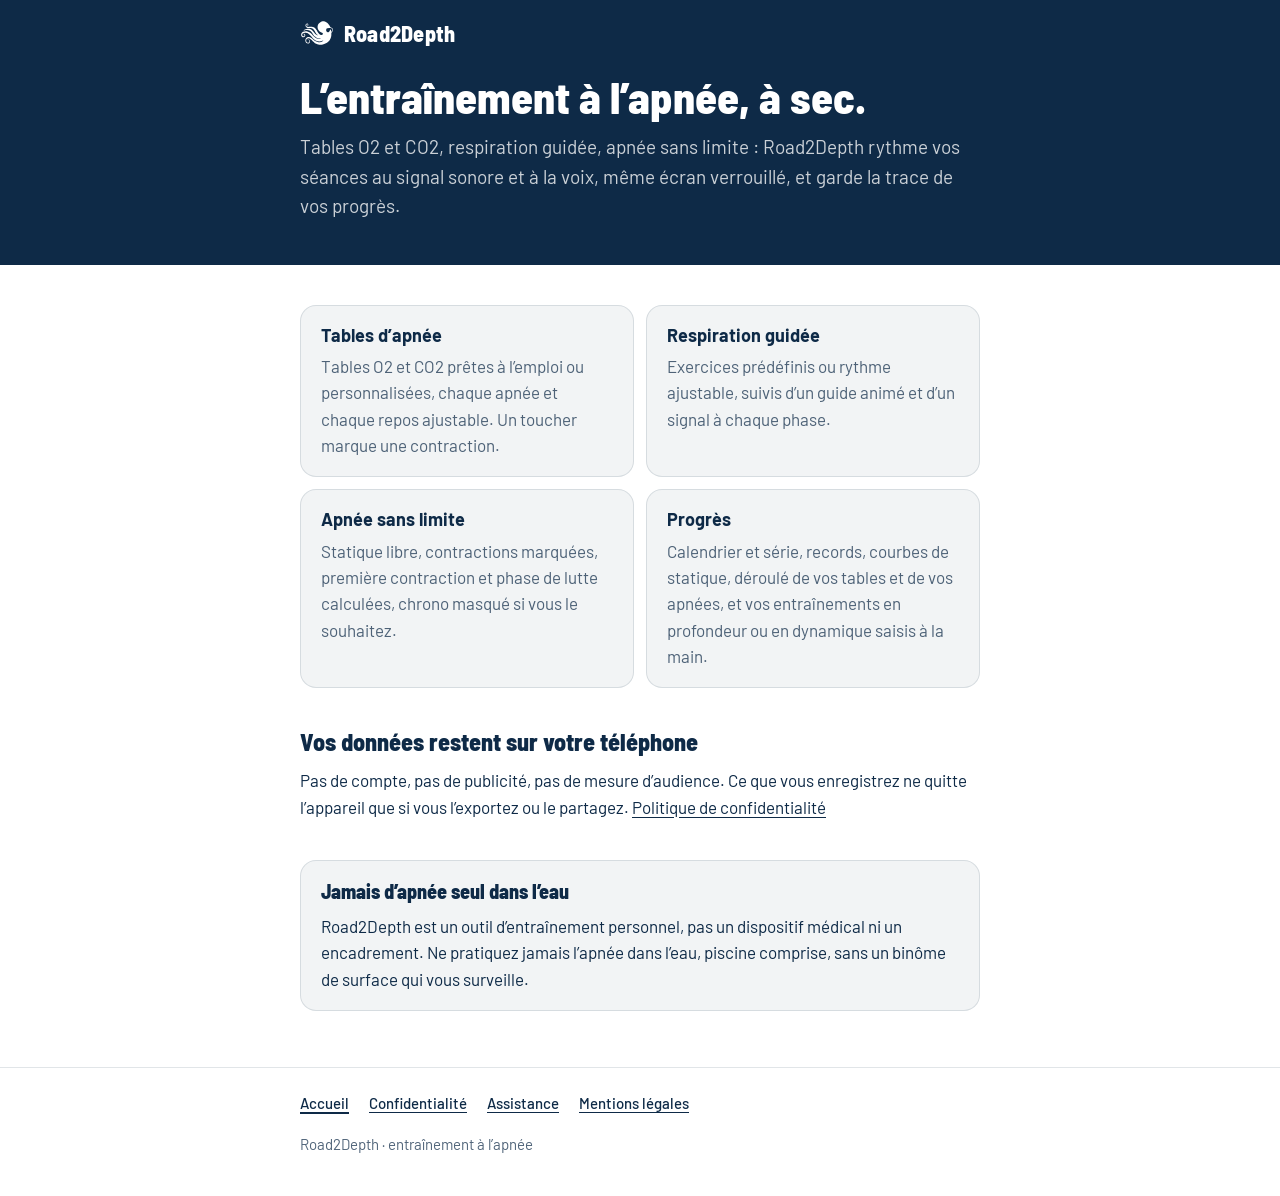
<file: index.html>
<!doctype html>
<html lang="fr">
<head>
  <meta charset="utf-8">
  <meta name="viewport" content="width=device-width, initial-scale=1, viewport-fit=cover">
  <title>Road2Depth · entraînement à l’apnée</title>
  <meta name="description" content="Tables O2 et CO2, respiration guidée, apnée sans limite et suivi de vos progrès. Sans compte, vos données restent sur votre téléphone.">
  <link rel="icon" href="assets/favicon.png">
  <link rel="stylesheet" href="assets/site.css">
</head>
<body>
  <header class="masthead">
    <div class="wrap">
      <a class="brand" href="./" aria-current="page"><img src="assets/logo.svg" alt=""><span>Road2Depth</span></a>
    </div>
  </header>

  <section class="hero">
    <div class="wrap">
      <h1>L’entraînement à l’apnée, à sec.</h1>
      <p class="lede">Tables O2 et CO2, respiration guidée, apnée sans limite&nbsp;: Road2Depth rythme vos séances au signal sonore et à la voix, même écran verrouillé, et garde la trace de vos progrès.</p>
    </div>
  </section>

  <main class="wrap">
    <div class="cards">
      <div class="card">
        <h3>Tables d’apnée</h3>
        <p>Tables O2 et CO2 prêtes à l’emploi ou personnalisées, chaque apnée et chaque repos ajustable. Un toucher marque une contraction.</p>
      </div>
      <div class="card">
        <h3>Respiration guidée</h3>
        <p>Exercices prédéfinis ou rythme ajustable, suivis d’un guide animé et d’un signal à chaque phase.</p>
      </div>
      <div class="card">
        <h3>Apnée sans limite</h3>
        <p>Statique libre, contractions marquées, première contraction et phase de lutte calculées, chrono masqué si vous le souhaitez.</p>
      </div>
      <div class="card">
        <h3>Progrès</h3>
        <p>Calendrier et série, records, courbes de statique, déroulé de vos tables et de vos apnées, et vos entraînements en profondeur ou en dynamique saisis à la main.</p>
      </div>
    </div>

    <h2>Vos données restent sur votre téléphone</h2>
    <p>Pas de compte, pas de publicité, pas de mesure d’audience. Ce que vous enregistrez ne quitte l’appareil que si vous l’exportez ou le partagez. <a href="confidentialite/">Politique de confidentialité</a></p>

    <section class="notice" aria-labelledby="securite">
      <h2 id="securite">Jamais d’apnée seul dans l’eau</h2>
      <p>Road2Depth est un outil d’entraînement personnel, pas un dispositif médical ni un encadrement. Ne pratiquez jamais l’apnée dans l’eau, piscine comprise, sans un binôme de surface qui vous surveille.</p>
    </section>
  </main>

  <footer>
    <div class="wrap">
      <nav aria-label="Pages du site">
        <ul>
          <li><a href="./" aria-current="page">Accueil</a></li>
          <li><a href="confidentialite/">Confidentialité</a></li>
          <li><a href="assistance/">Assistance</a></li>
          <li><a href="mentions-legales/">Mentions légales</a></li>
        </ul>
      </nav>
      <p>Road2Depth · entraînement à l’apnée</p>
    </div>
  </footer>
</body>
</html>
</file>
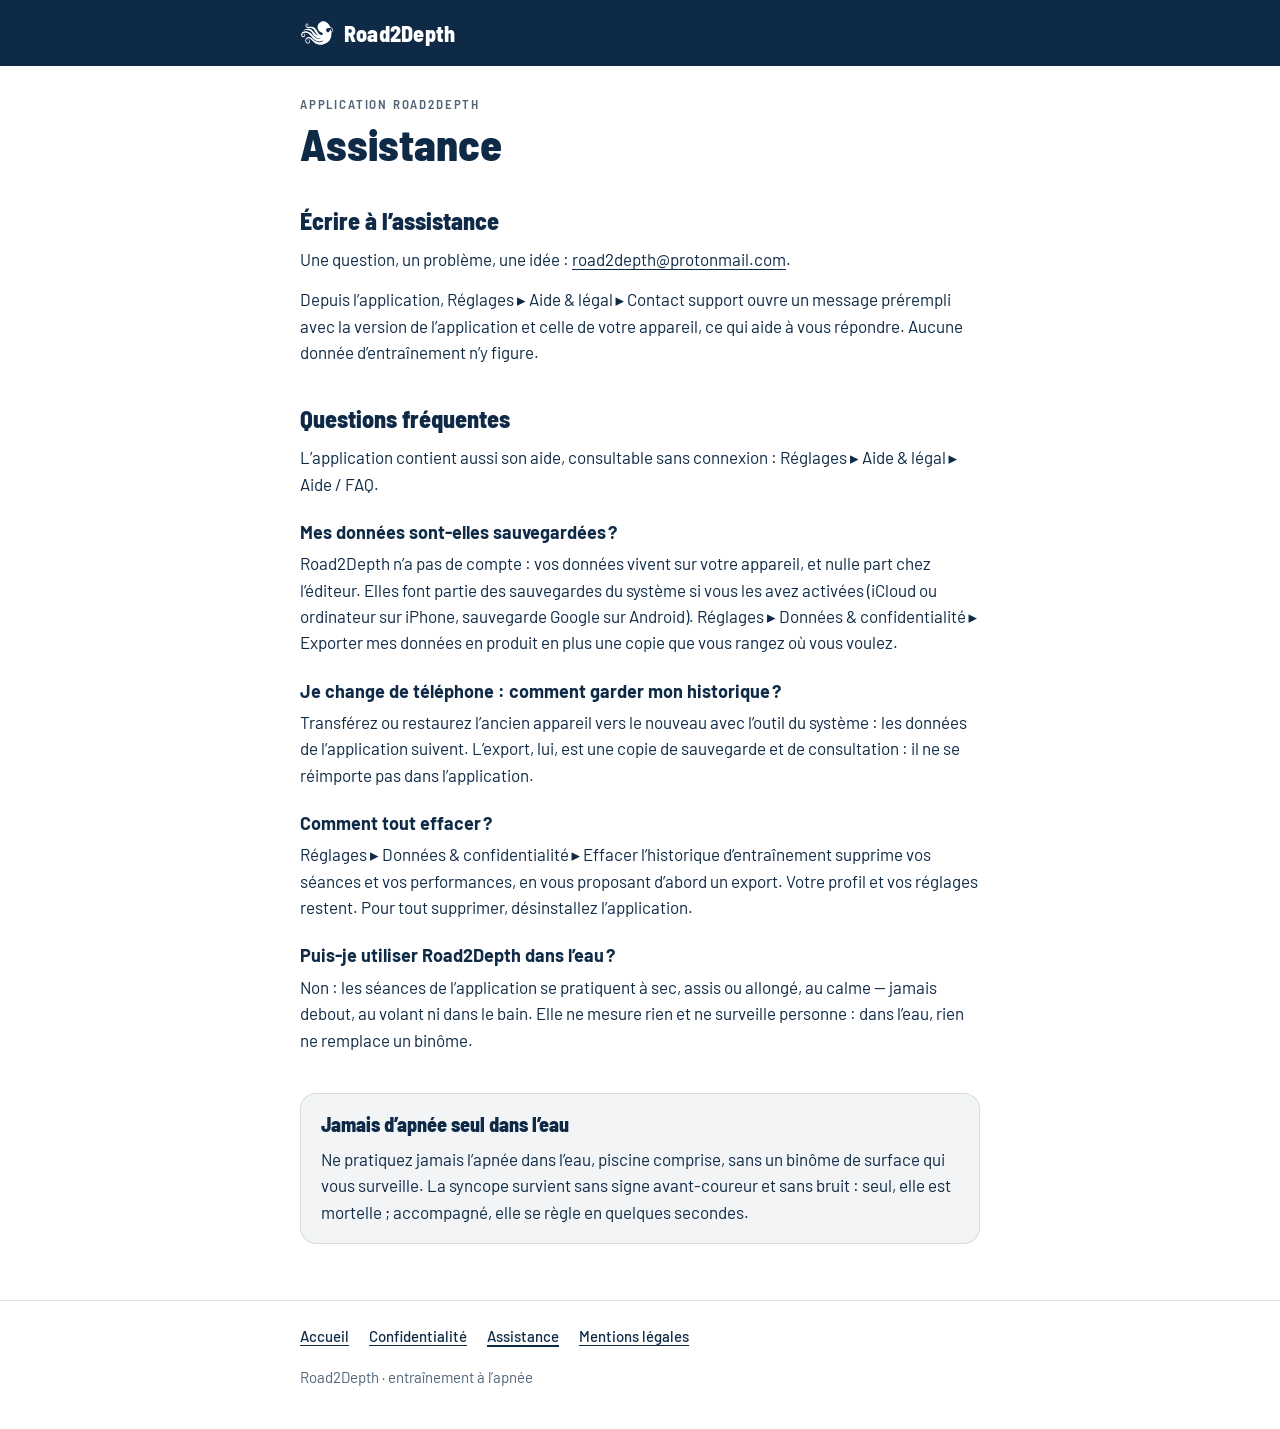
<file: assistance/index.html>
<!doctype html>
<html lang="fr">
<head>
  <meta charset="utf-8">
  <meta name="viewport" content="width=device-width, initial-scale=1, viewport-fit=cover">
  <title>Assistance · Road2Depth</title>
  <meta name="description" content="Contacter l’assistance de Road2Depth et réponses aux questions fréquentes.">
  <link rel="icon" href="../assets/favicon.png">
  <link rel="stylesheet" href="../assets/site.css">
</head>
<body>
  <header class="masthead">
    <div class="wrap">
      <a class="brand" href="../"><img src="../assets/logo.svg" alt=""><span>Road2Depth</span></a>
    </div>
  </header>

  <main class="wrap">
    <p class="overline">Application Road2Depth</p>
    <h1>Assistance</h1>

    <h2>Écrire à l’assistance</h2>
    <p>Une question, un problème, une idée&nbsp;: <a href="mailto:road2depth@protonmail.com">road2depth@protonmail.com</a>.</p>
    <p>Depuis l’application, Réglages&nbsp;▸ Aide &amp; légal&nbsp;▸ Contact support ouvre un message prérempli avec la version de l’application et celle de votre appareil, ce qui aide à vous répondre. Aucune donnée d’entraînement n’y figure.</p>

    <h2>Questions fréquentes</h2>
    <p>L’application contient aussi son aide, consultable sans connexion&nbsp;: Réglages&nbsp;▸ Aide &amp; légal&nbsp;▸ Aide / FAQ.</p>

    <h3>Mes données sont-elles sauvegardées&#8239;?</h3>
    <p>Road2Depth n’a pas de compte&nbsp;: vos données vivent sur votre appareil, et nulle part chez l’éditeur. Elles font partie des sauvegardes du système si vous les avez activées (iCloud ou ordinateur sur iPhone, sauvegarde Google sur Android). Réglages&nbsp;▸ Données &amp; confidentialité&nbsp;▸ Exporter mes données en produit en plus une copie que vous rangez où vous voulez.</p>

    <h3>Je change de téléphone&nbsp;: comment garder mon historique&#8239;?</h3>
    <p>Transférez ou restaurez l’ancien appareil vers le nouveau avec l’outil du système&nbsp;: les données de l’application suivent. L’export, lui, est une copie de sauvegarde et de consultation&nbsp;: il ne se réimporte pas dans l’application.</p>

    <h3>Comment tout effacer&#8239;?</h3>
    <p>Réglages&nbsp;▸ Données &amp; confidentialité&nbsp;▸ Effacer l’historique d’entraînement supprime vos séances et vos performances, en vous proposant d’abord un export. Votre profil et vos réglages restent. Pour tout supprimer, désinstallez l’application.</p>

    <h3>Puis-je utiliser Road2Depth dans l’eau&#8239;?</h3>
    <p>Non&nbsp;: les séances de l’application se pratiquent à sec, assis ou allongé, au calme — jamais debout, au volant ni dans le bain. Elle ne mesure rien et ne surveille personne&nbsp;: dans l’eau, rien ne remplace un binôme.</p>

    <section class="notice" aria-labelledby="securite">
      <h2 id="securite">Jamais d’apnée seul dans l’eau</h2>
      <p>Ne pratiquez jamais l’apnée dans l’eau, piscine comprise, sans un binôme de surface qui vous surveille. La syncope survient sans signe avant-coureur et sans bruit&nbsp;: seul, elle est mortelle&nbsp;; accompagné, elle se règle en quelques secondes.</p>
    </section>
  </main>

  <footer>
    <div class="wrap">
      <nav aria-label="Pages du site">
        <ul>
          <li><a href="../">Accueil</a></li>
          <li><a href="../confidentialite/">Confidentialité</a></li>
          <li><a href="./" aria-current="page">Assistance</a></li>
          <li><a href="../mentions-legales/">Mentions légales</a></li>
        </ul>
      </nav>
      <p>Road2Depth · entraînement à l’apnée</p>
    </div>
  </footer>
</body>
</html>
</file>
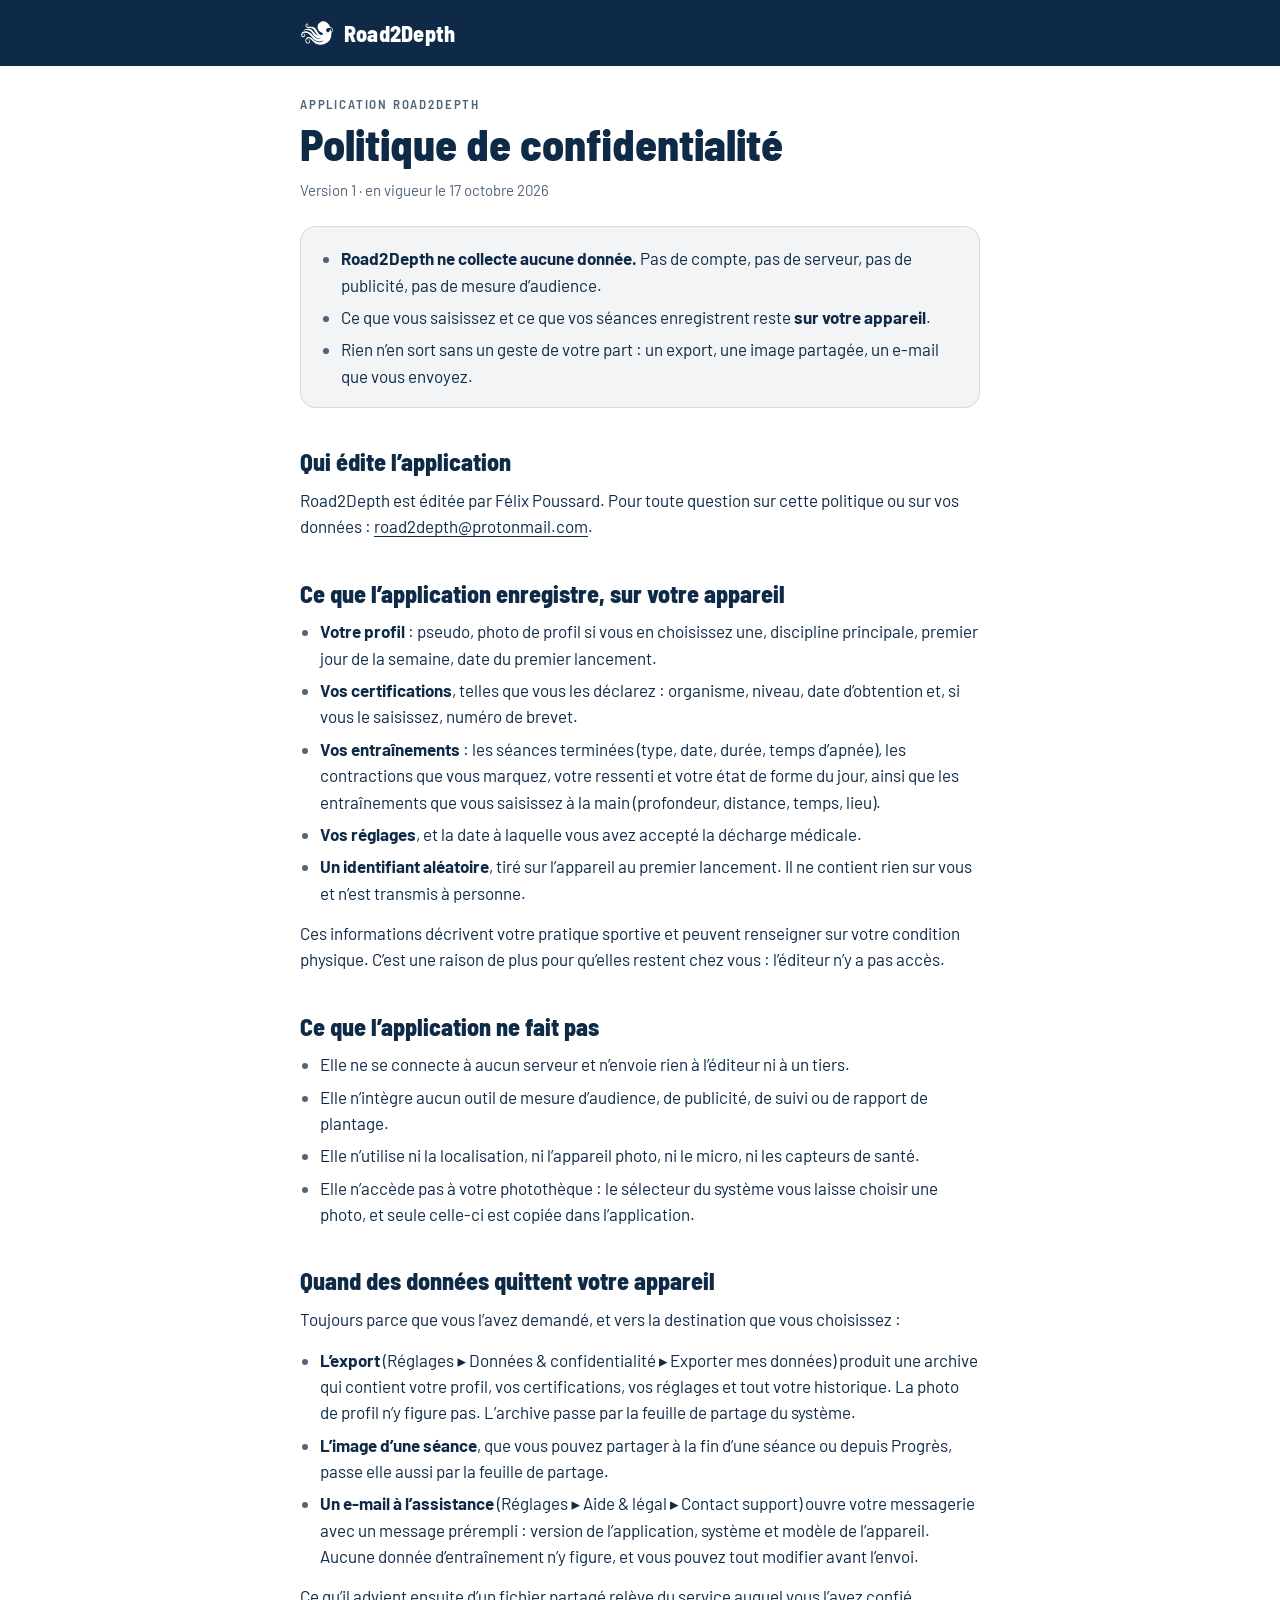
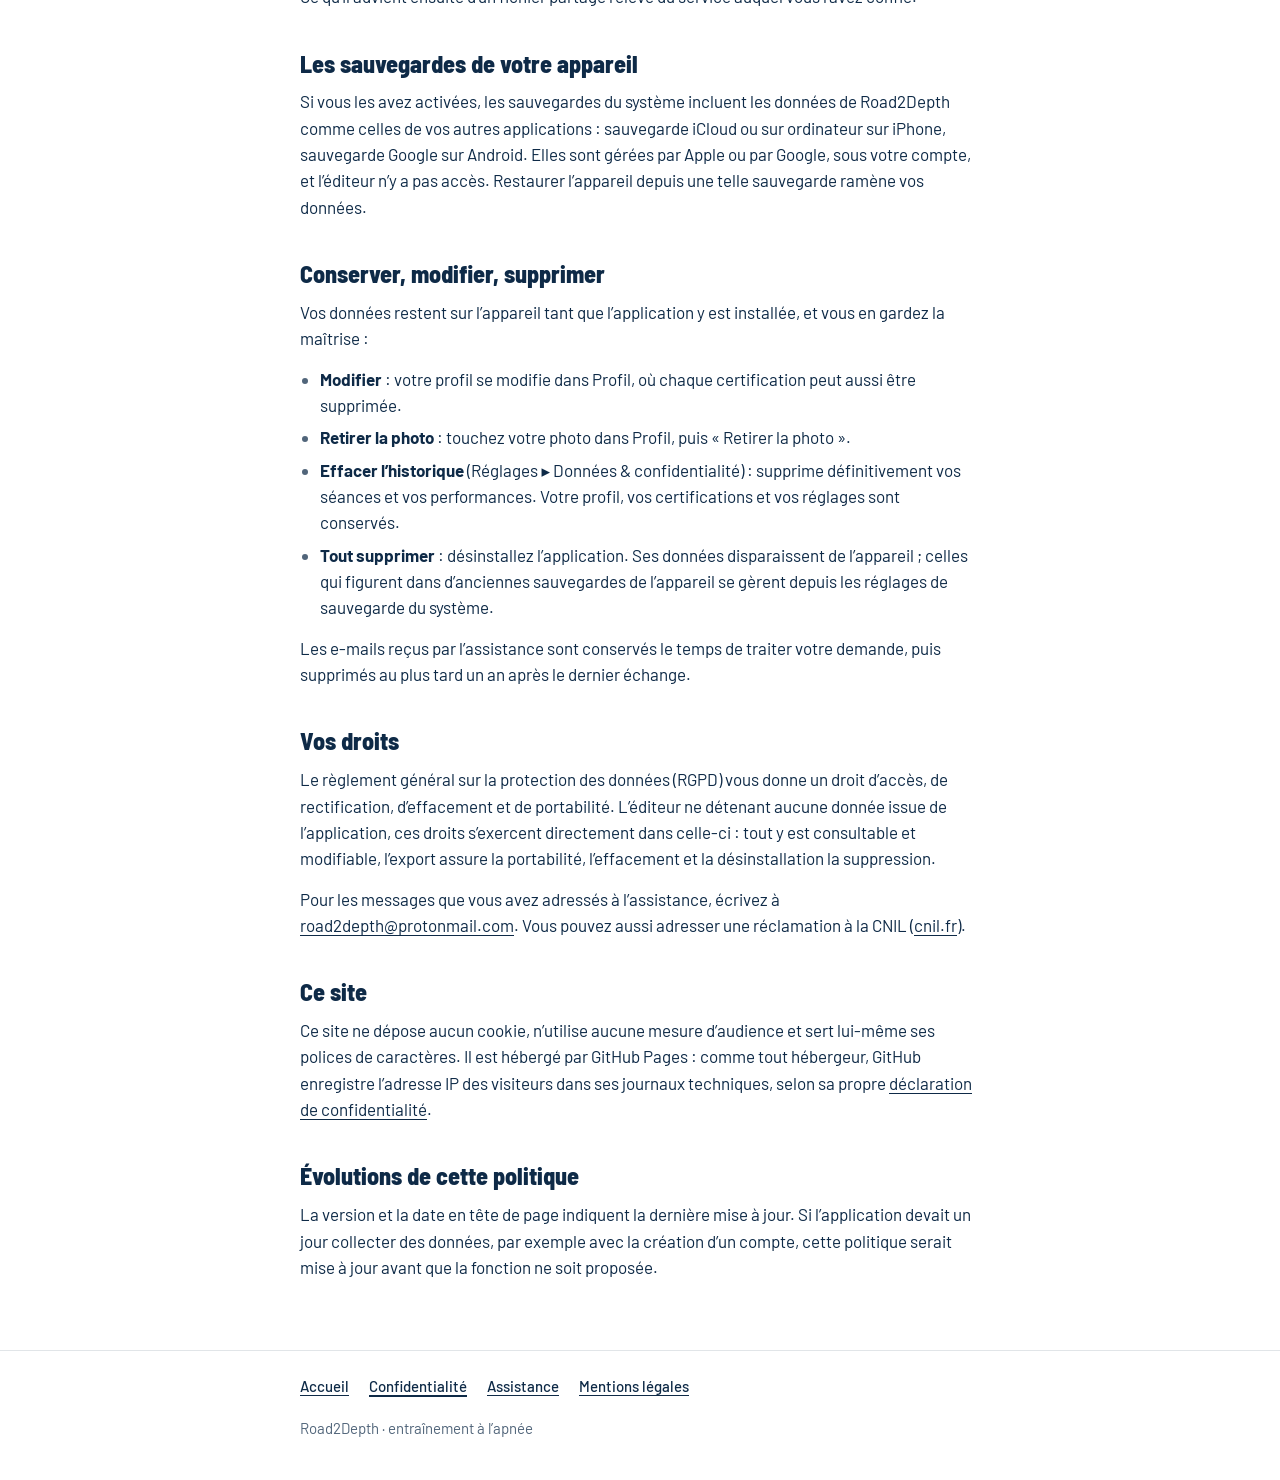
<file: confidentialite/index.html>
<!doctype html>
<html lang="fr">
<head>
  <meta charset="utf-8">
  <meta name="viewport" content="width=device-width, initial-scale=1, viewport-fit=cover">
  <title>Politique de confidentialité · Road2Depth</title>
  <meta name="description" content="Road2Depth ne collecte aucune donnée : ce que vous saisissez reste sur votre appareil.">
  <link rel="icon" href="../assets/favicon.png">
  <link rel="stylesheet" href="../assets/site.css">
</head>
<body>
  <header class="masthead">
    <div class="wrap">
      <a class="brand" href="../"><img src="../assets/logo.svg" alt=""><span>Road2Depth</span></a>
    </div>
  </header>

  <main class="wrap">
    <p class="overline">Application Road2Depth</p>
    <h1>Politique de confidentialité</h1>
    <p class="meta">Version 1 · en vigueur le 17 octobre 2026</p>

    <div class="summary">
      <ul>
        <li><strong>Road2Depth ne collecte aucune donnée.</strong> Pas de compte, pas de serveur, pas de publicité, pas de mesure d’audience.</li>
        <li>Ce que vous saisissez et ce que vos séances enregistrent reste <strong>sur votre appareil</strong>.</li>
        <li>Rien n’en sort sans un geste de votre part : un export, une image partagée, un e-mail que vous envoyez.</li>
      </ul>
    </div>

    <h2>Qui édite l’application</h2>
    <p>Road2Depth est éditée par Félix Poussard. Pour toute question sur cette politique ou sur vos données&nbsp;: <a href="mailto:road2depth@protonmail.com">road2depth@protonmail.com</a>.</p>

    <h2>Ce que l’application enregistre, sur votre appareil</h2>
    <ul>
      <li><strong>Votre profil</strong>&nbsp;: pseudo, photo de profil si vous en choisissez une, discipline principale, premier jour de la semaine, date du premier lancement.</li>
      <li><strong>Vos certifications</strong>, telles que vous les déclarez&nbsp;: organisme, niveau, date d’obtention et, si vous le saisissez, numéro de brevet.</li>
      <li><strong>Vos entraînements</strong>&nbsp;: les séances terminées (type, date, durée, temps d’apnée), les contractions que vous marquez, votre ressenti et votre état de forme du jour, ainsi que les entraînements que vous saisissez à la main (profondeur, distance, temps, lieu).</li>
      <li><strong>Vos réglages</strong>, et la date à laquelle vous avez accepté la décharge médicale.</li>
      <li><strong>Un identifiant aléatoire</strong>, tiré sur l’appareil au premier lancement. Il ne contient rien sur vous et n’est transmis à personne.</li>
    </ul>
    <p>Ces informations décrivent votre pratique sportive et peuvent renseigner sur votre condition physique. C’est une raison de plus pour qu’elles restent chez vous&nbsp;: l’éditeur n’y a pas accès.</p>

    <h2>Ce que l’application ne fait pas</h2>
    <ul>
      <li>Elle ne se connecte à aucun serveur et n’envoie rien à l’éditeur ni à un tiers.</li>
      <li>Elle n’intègre aucun outil de mesure d’audience, de publicité, de suivi ou de rapport de plantage.</li>
      <li>Elle n’utilise ni la localisation, ni l’appareil photo, ni le micro, ni les capteurs de santé.</li>
      <li>Elle n’accède pas à votre photothèque&nbsp;: le sélecteur du système vous laisse choisir une photo, et seule celle-ci est copiée dans l’application.</li>
    </ul>

    <h2>Quand des données quittent votre appareil</h2>
    <p>Toujours parce que vous l’avez demandé, et vers la destination que vous choisissez&nbsp;:</p>
    <ul>
      <li><strong>L’export</strong> (Réglages&nbsp;▸ Données &amp; confidentialité&nbsp;▸ Exporter mes données) produit une archive qui contient votre profil, vos certifications, vos réglages et tout votre historique. La photo de profil n’y figure pas. L’archive passe par la feuille de partage du système.</li>
      <li><strong>L’image d’une séance</strong>, que vous pouvez partager à la fin d’une séance ou depuis Progrès, passe elle aussi par la feuille de partage.</li>
      <li><strong>Un e-mail à l’assistance</strong> (Réglages&nbsp;▸ Aide &amp; légal&nbsp;▸ Contact support) ouvre votre messagerie avec un message prérempli&nbsp;: version de l’application, système et modèle de l’appareil. Aucune donnée d’entraînement n’y figure, et vous pouvez tout modifier avant l’envoi.</li>
    </ul>
    <p>Ce qu’il advient ensuite d’un fichier partagé relève du service auquel vous l’avez confié.</p>

    <h2>Les sauvegardes de votre appareil</h2>
    <p>Si vous les avez activées, les sauvegardes du système incluent les données de Road2Depth comme celles de vos autres applications&nbsp;: sauvegarde iCloud ou sur ordinateur sur iPhone, sauvegarde Google sur Android. Elles sont gérées par Apple ou par Google, sous votre compte, et l’éditeur n’y a pas accès. Restaurer l’appareil depuis une telle sauvegarde ramène vos données.</p>

    <h2>Conserver, modifier, supprimer</h2>
    <p>Vos données restent sur l’appareil tant que l’application y est installée, et vous en gardez la maîtrise&nbsp;:</p>
    <ul>
      <li><strong>Modifier</strong>&nbsp;: votre profil se modifie dans Profil, où chaque certification peut aussi être supprimée.</li>
      <li><strong>Retirer la photo</strong>&nbsp;: touchez votre photo dans Profil, puis «&nbsp;Retirer la photo&nbsp;».</li>
      <li><strong>Effacer l’historique</strong> (Réglages&nbsp;▸ Données &amp; confidentialité)&nbsp;: supprime définitivement vos séances et vos performances. Votre profil, vos certifications et vos réglages sont conservés.</li>
      <li><strong>Tout supprimer</strong>&nbsp;: désinstallez l’application. Ses données disparaissent de l’appareil&nbsp;; celles qui figurent dans d’anciennes sauvegardes de l’appareil se gèrent depuis les réglages de sauvegarde du système.</li>
    </ul>
    <p>Les e-mails reçus par l’assistance sont conservés le temps de traiter votre demande, puis supprimés au plus tard un an après le dernier échange.</p>

    <h2>Vos droits</h2>
    <p>Le règlement général sur la protection des données (RGPD) vous donne un droit d’accès, de rectification, d’effacement et de portabilité. L’éditeur ne détenant aucune donnée issue de l’application, ces droits s’exercent directement dans celle-ci&nbsp;: tout y est consultable et modifiable, l’export assure la portabilité, l’effacement et la désinstallation la suppression.</p>
    <p>Pour les messages que vous avez adressés à l’assistance, écrivez à <a href="mailto:road2depth@protonmail.com">road2depth@protonmail.com</a>. Vous pouvez aussi adresser une réclamation à la CNIL (<a href="https://www.cnil.fr">cnil.fr</a>).</p>

    <h2>Ce site</h2>
    <p>Ce site ne dépose aucun cookie, n’utilise aucune mesure d’audience et sert lui-même ses polices de caractères. Il est hébergé par GitHub Pages&nbsp;: comme tout hébergeur, GitHub enregistre l’adresse IP des visiteurs dans ses journaux techniques, selon sa propre <a href="https://docs.github.com/site-policy/privacy-policies/github-general-privacy-statement">déclaration de confidentialité</a>.</p>

    <h2>Évolutions de cette politique</h2>
    <p>La version et la date en tête de page indiquent la dernière mise à jour. Si l’application devait un jour collecter des données, par exemple avec la création d’un compte, cette politique serait mise à jour avant que la fonction ne soit proposée.</p>
  </main>

  <footer>
    <div class="wrap">
      <nav aria-label="Pages du site">
        <ul>
          <li><a href="../">Accueil</a></li>
          <li><a href="./" aria-current="page">Confidentialité</a></li>
          <li><a href="../assistance/">Assistance</a></li>
          <li><a href="../mentions-legales/">Mentions légales</a></li>
        </ul>
      </nav>
      <p>Road2Depth · entraînement à l’apnée</p>
    </div>
  </footer>
</body>
</html>
</file>
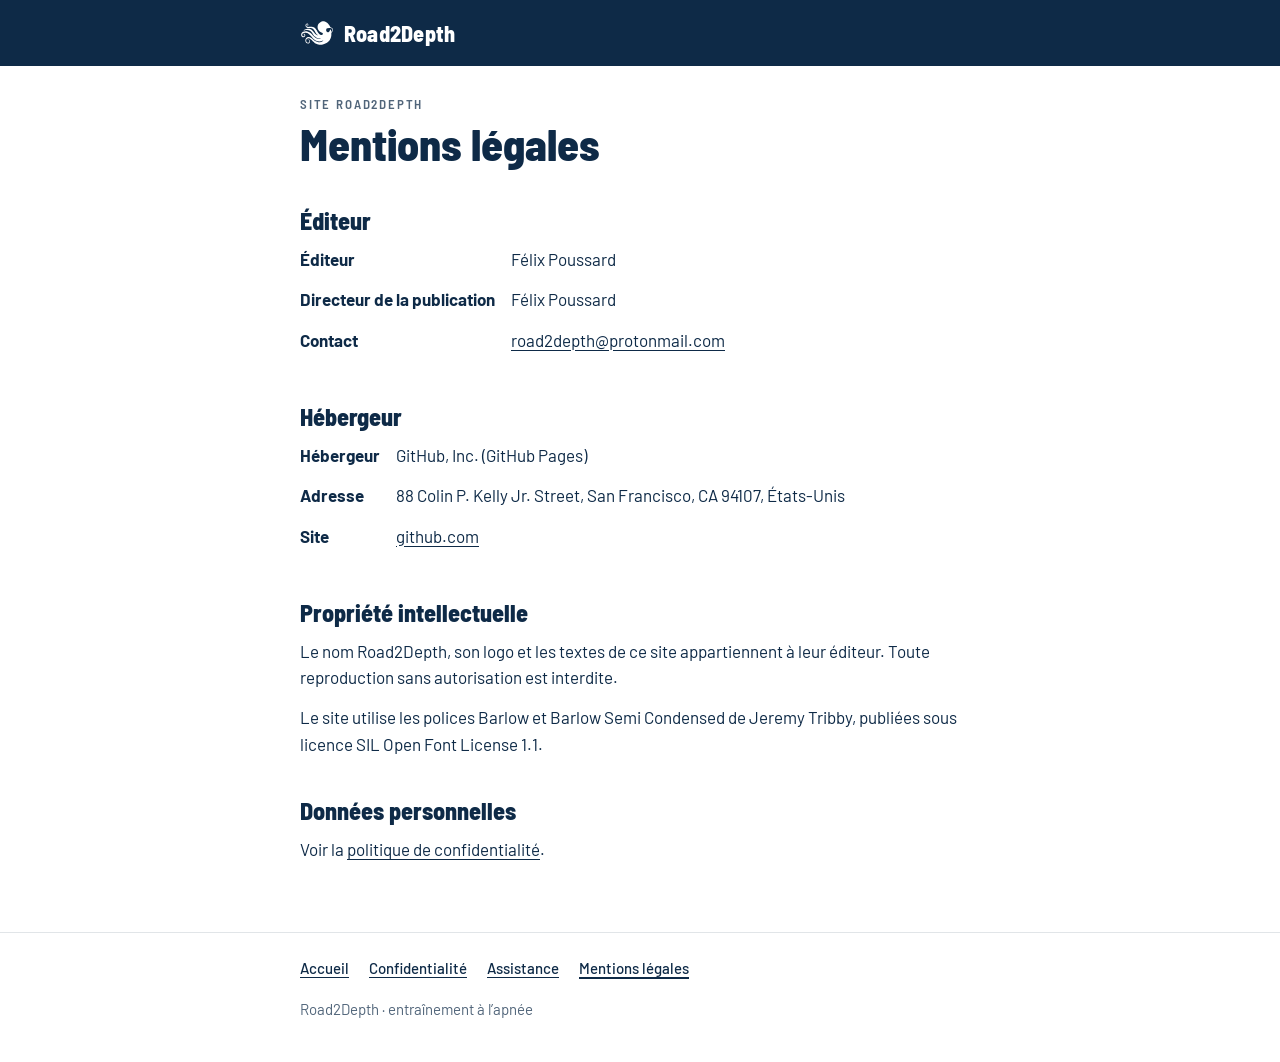
<file: mentions-legales/index.html>
<!doctype html>
<html lang="fr">
<head>
  <meta charset="utf-8">
  <meta name="viewport" content="width=device-width, initial-scale=1, viewport-fit=cover">
  <title>Mentions légales · Road2Depth</title>
  <meta name="description" content="Éditeur, hébergeur et crédits du site Road2Depth.">
  <link rel="icon" href="../assets/favicon.png">
  <link rel="stylesheet" href="../assets/site.css">
</head>
<body>
  <header class="masthead">
    <div class="wrap">
      <a class="brand" href="../"><img src="../assets/logo.svg" alt=""><span>Road2Depth</span></a>
    </div>
  </header>

  <main class="wrap">
    <p class="overline">Site Road2Depth</p>
    <h1>Mentions légales</h1>

    <h2>Éditeur</h2>
    <dl>
      <dt>Éditeur</dt>
      <dd>Félix Poussard</dd>
      <dt>Directeur de la publication</dt>
      <dd>Félix Poussard</dd>
      <dt>Contact</dt>
      <dd><a href="mailto:road2depth@protonmail.com">road2depth@protonmail.com</a></dd>
    </dl>

    <h2>Hébergeur</h2>
    <dl>
      <dt>Hébergeur</dt>
      <dd>GitHub, Inc. (GitHub Pages)</dd>
      <dt>Adresse</dt>
      <dd>88 Colin P. Kelly Jr. Street, San Francisco, CA 94107, États-Unis</dd>
      <dt>Site</dt>
      <dd><a href="https://github.com">github.com</a></dd>
    </dl>

    <h2>Propriété intellectuelle</h2>
    <p>Le nom Road2Depth, son logo et les textes de ce site appartiennent à leur éditeur. Toute reproduction sans autorisation est interdite.</p>
    <p>Le site utilise les polices Barlow et Barlow Semi Condensed de Jeremy Tribby, publiées sous licence SIL Open Font License 1.1.</p>

    <h2>Données personnelles</h2>
    <p>Voir la <a href="../confidentialite/">politique de confidentialité</a>.</p>
  </main>

  <footer>
    <div class="wrap">
      <nav aria-label="Pages du site">
        <ul>
          <li><a href="../">Accueil</a></li>
          <li><a href="../confidentialite/">Confidentialité</a></li>
          <li><a href="../assistance/">Assistance</a></li>
          <li><a href="./" aria-current="page">Mentions légales</a></li>
        </ul>
      </nav>
      <p>Road2Depth · entraînement à l’apnée</p>
    </div>
  </footer>
</body>
</html>
</file>
<file: assets/site.css>
/* Le site de Road2Depth : les couleurs et les polices de l'application.
   Polices servies depuis le site lui-même — aucune requête vers un tiers,
   ce que la politique de confidentialité affirme du site. */

@font-face { font-family: "Barlow"; font-weight: 400; font-display: swap; src: url("fonts/Barlow-Regular.ttf") format("truetype"); }
@font-face { font-family: "Barlow"; font-weight: 500; font-display: swap; src: url("fonts/Barlow-Medium.ttf") format("truetype"); }
@font-face { font-family: "Barlow"; font-weight: 700; font-display: swap; src: url("fonts/Barlow-Bold.ttf") format("truetype"); }
@font-face { font-family: "Barlow Semi Condensed"; font-weight: 600; font-display: swap; src: url("fonts/BarlowSemiCondensed-SemiBold.ttf") format("truetype"); }
@font-face { font-family: "Barlow Semi Condensed"; font-weight: 800; font-display: swap; src: url("fonts/BarlowSemiCondensed-ExtraBold.ttf") format("truetype"); }

:root {
  color-scheme: light;
  --navy: #0E2A47;
  --ground: #FFFFFF;
  --ink: #0E2A47;
  --ink-2: rgba(14, 42, 71, 0.72);
  --rule: rgba(14, 42, 71, 0.12);
  --fill: rgba(14, 42, 71, 0.05);
  --todo-ink: #8A1C22;
  --todo-bg: #FDE3E4;
  --display: "Barlow Semi Condensed", "Arial Narrow", "Helvetica Neue", Arial, sans-serif;
  --body: "Barlow", "Helvetica Neue", Arial, system-ui, sans-serif;
}
@media (prefers-color-scheme: dark) {
  :root {
    color-scheme: dark;
    --ground: #07131F;
    --ink: #FFFFFF;
    --ink-2: rgba(255, 255, 255, 0.72);
    --rule: rgba(255, 255, 255, 0.16);
    --fill: rgba(255, 255, 255, 0.06);
    --todo-ink: #FFD2D4;
    --todo-bg: #5A1418;
  }
}

* { box-sizing: border-box; }
html { -webkit-text-size-adjust: 100%; }
body {
  margin: 0;
  background: var(--ground);
  color: var(--ink);
  font-family: var(--body);
  font-size: 17px;
  line-height: 1.55;
}
a { color: inherit; text-underline-offset: 3px; }
a:focus-visible { outline: 2px solid currentColor; outline-offset: 2px; border-radius: 2px; }

.wrap { max-width: 720px; margin-inline: auto; padding-inline: 20px; }

/* ——— Bandeau ——— */
.masthead { background: var(--navy); color: #FFFFFF; }
.masthead .wrap { display: flex; align-items: center; gap: 12px; padding-block: 16px; }
.brand { display: inline-flex; align-items: center; gap: 10px; text-decoration: none; }
.brand img { width: 34px; height: 34px; display: block; }
.brand span { font: 800 22px/1 var(--display); letter-spacing: 0.01em; }

.hero { background: var(--navy); color: #FFFFFF; padding-block: 8px 44px; }
.hero h1 { color: #FFFFFF; }
.hero .lede { color: rgba(255, 255, 255, 0.78); }

/* ——— Texte ——— */
main { padding-block: 32px 56px; }
h1 {
  font: 800 clamp(32px, 7vw, 44px)/1.05 var(--display);
  margin: 0 0 12px;
  text-wrap: balance;
}
h2 {
  font: 800 24px/1.2 var(--display);
  margin: 40px 0 10px;
  text-wrap: balance;
}
h3 { font: 700 18px/1.3 var(--body); margin: 24px 0 6px; }
p, ul { margin: 0 0 14px; }
ul { padding-left: 1.2em; }
li { margin-bottom: 6px; }
li::marker { color: var(--ink-2); }
.lede { font-size: 19px; color: var(--ink-2); margin-bottom: 0; }
.meta { color: var(--ink-2); font-size: 15px; margin-bottom: 24px; }
.overline {
  font: 600 13px/1 var(--display);
  letter-spacing: 0.14em;
  text-transform: uppercase;
  color: var(--ink-2);
  margin: 0 0 10px;
}

/* ——— Encadrés ——— */
.summary, .notice, .card {
  background: var(--fill);
  border: 1px solid var(--rule);
  border-radius: 16px;
  padding: 18px 20px;
}
.summary ul { margin: 0; }
.summary li:last-child { margin-bottom: 0; }
.notice { margin-top: 40px; }
.notice h2 { margin-top: 0; font-size: 20px; }
.notice p:last-child { margin-bottom: 0; }
.cards { display: grid; grid-template-columns: repeat(auto-fit, minmax(260px, 1fr)); gap: 12px; margin-top: 8px; }
.card h3 { margin-top: 0; }
.card p { margin: 0; color: var(--ink-2); }

dl { margin: 0; display: grid; gap: 4px 16px; grid-template-columns: max-content minmax(0, 1fr); }
dt { font-weight: 700; }
dd { margin: 0 0 10px; }
@media (max-width: 520px) {
  dl { grid-template-columns: minmax(0, 1fr); }
  dd { margin-bottom: 14px; }
}

/* Ce qui reste à compléter avant publication. `grep -rl "À compléter" --include="*.html" .`
   doit être vide au moment de pousser. */
.todo {
  background: var(--todo-bg);
  color: var(--todo-ink);
  font-weight: 700;
  border-radius: 4px;
  padding: 0 4px;
}

/* ——— Pied de page ——— */
footer { border-top: 1px solid var(--rule); color: var(--ink-2); font-size: 15px; }
footer .wrap { padding-block: 24px 40px; display: grid; gap: 12px; }
footer nav ul { list-style: none; padding: 0; margin: 0; display: flex; flex-wrap: wrap; gap: 8px 20px; }
footer nav a { font-weight: 500; color: var(--ink); }
footer nav a[aria-current="page"] { text-decoration-thickness: 2px; }
footer p { margin: 0; }
</file>
